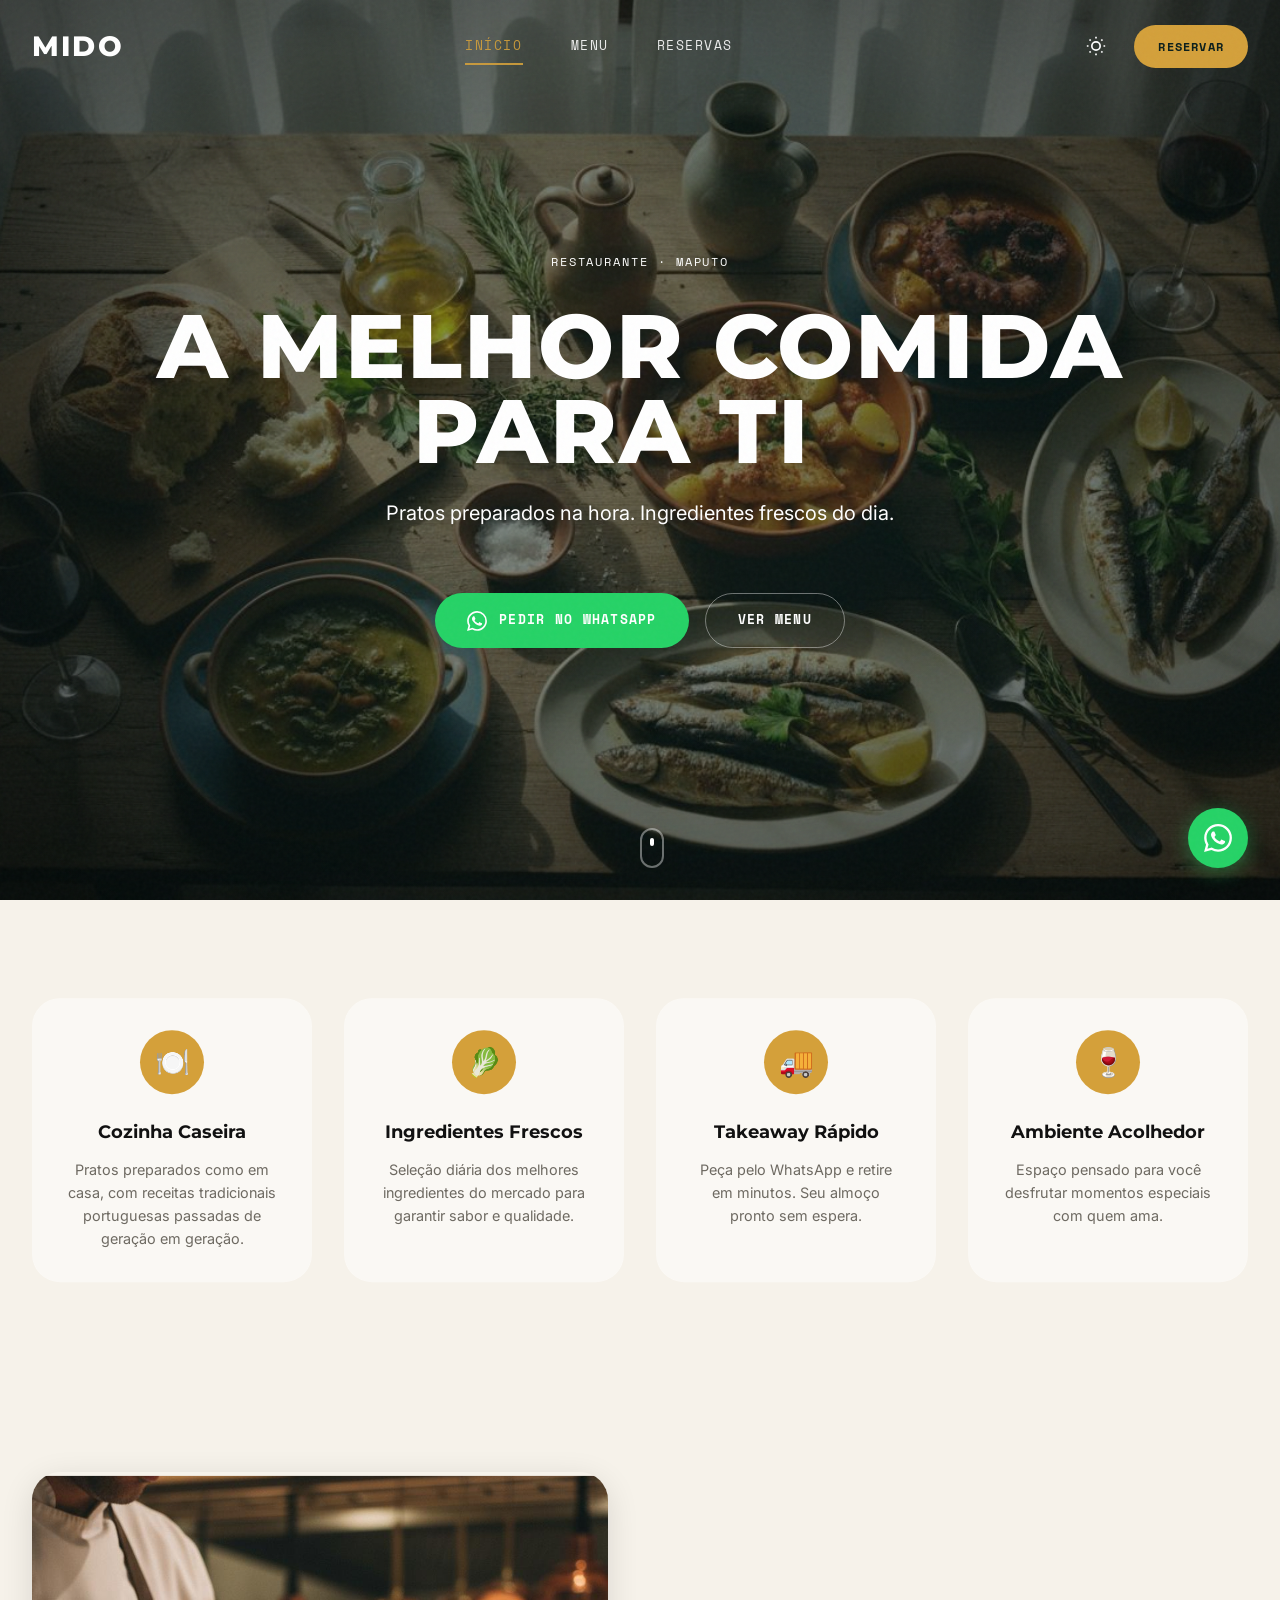
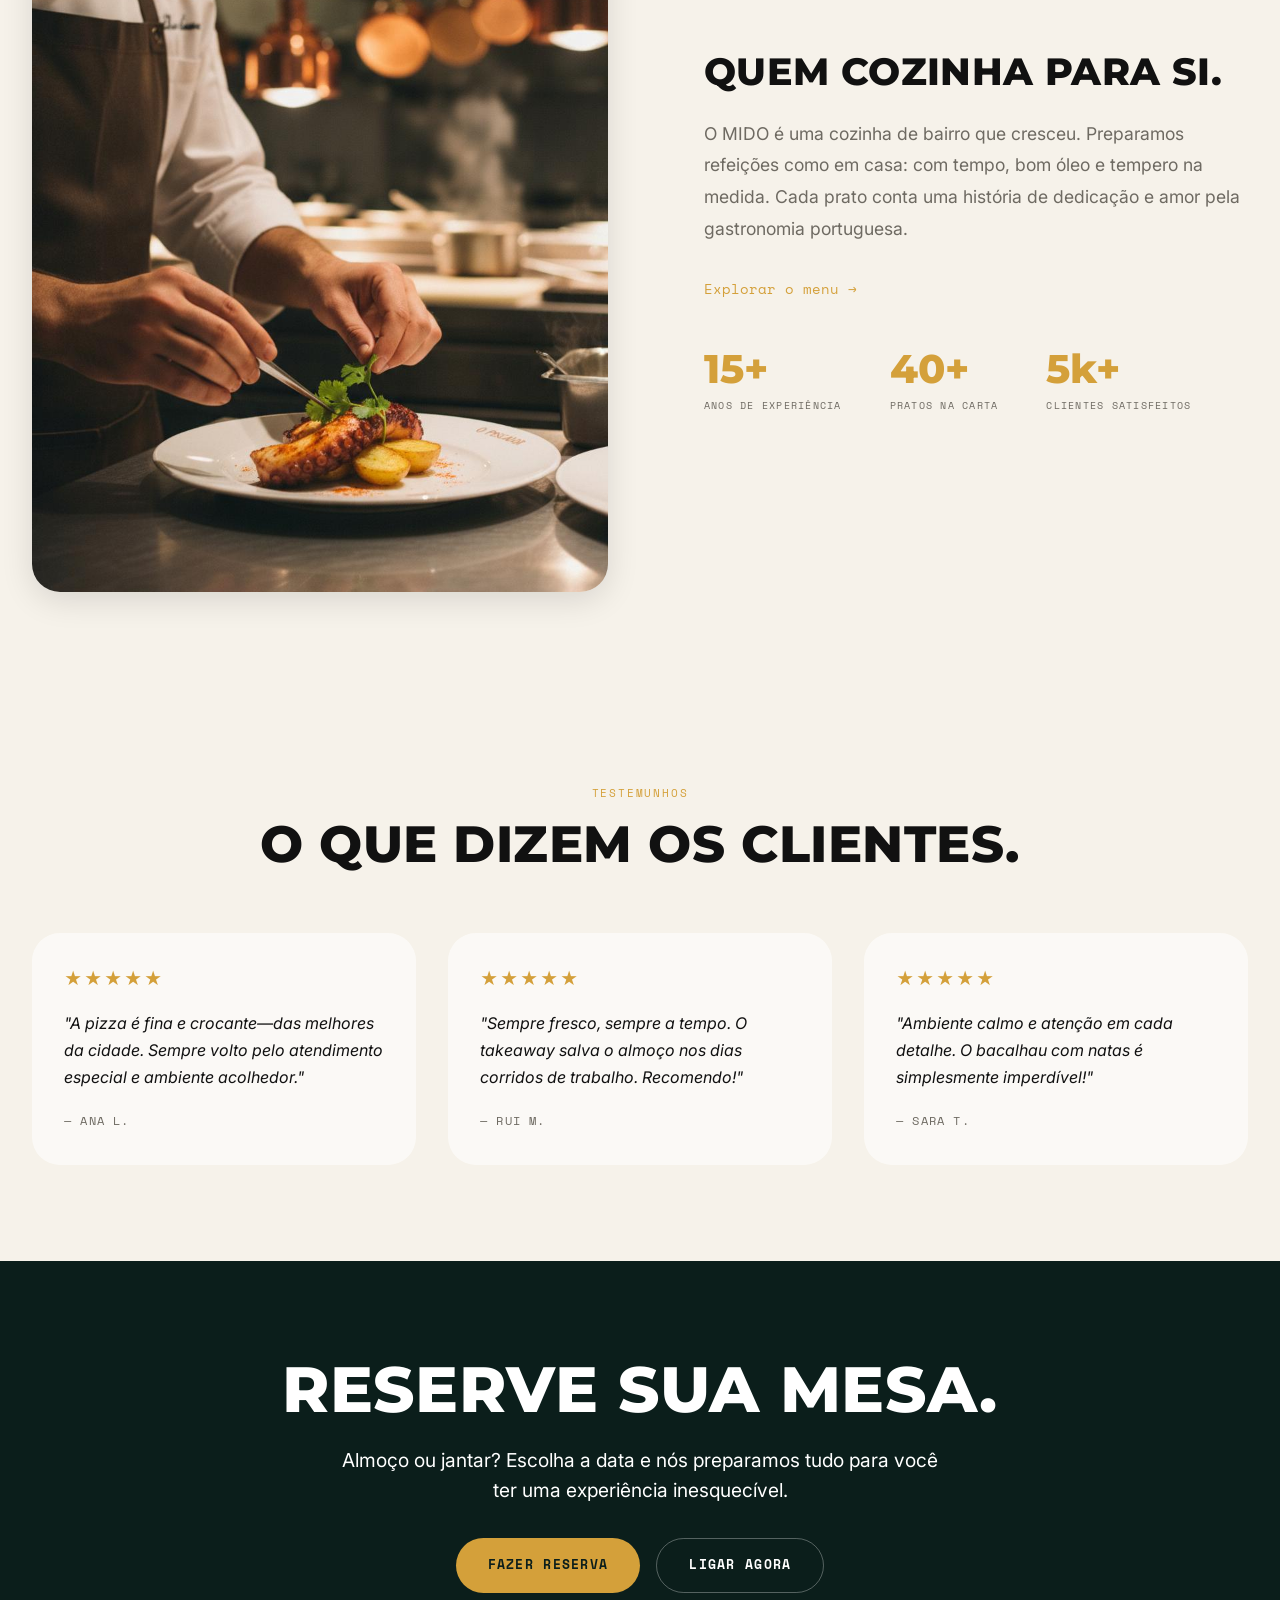
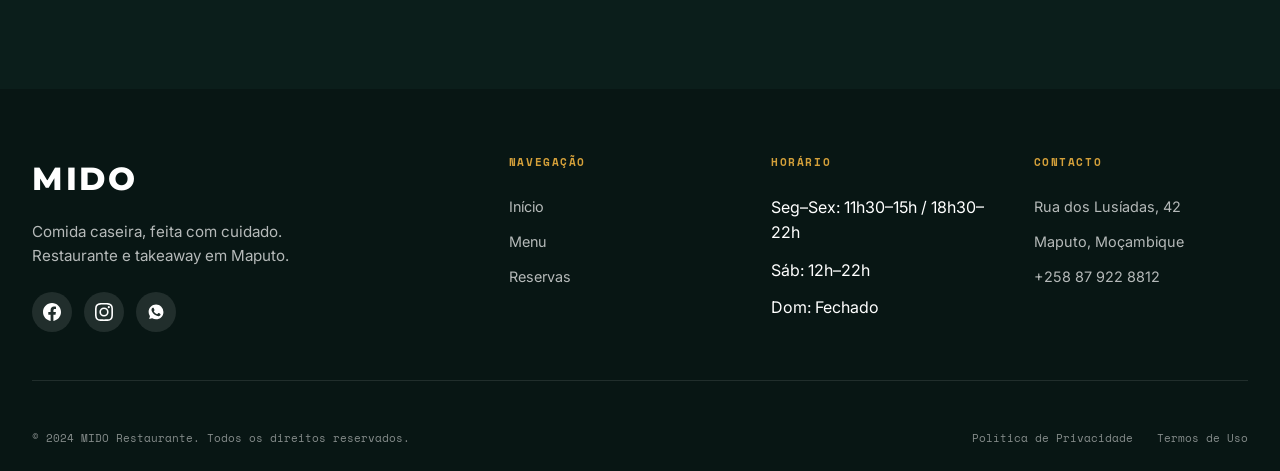
<file: index.html>
<!DOCTYPE html>
<html lang="pt">
<head>
    <meta charset="UTF-8">
    <meta name="viewport" content="width=device-width, initial-scale=1.0">
    <title>MIDO Restaurante & Take Away - Maputo</title>
    <meta name="description" content="MIDO Restaurante & Take Away em Maputo. Comida feita com cuidado. Reservas, takeaway e menu completo.">
    
    <!-- Google Fonts -->
    <link rel="preconnect" href="https://fonts.googleapis.com">
    <link rel="preconnect" href="https://fonts.gstatic.com" crossorigin>
    <link href="https://fonts.googleapis.com/css2?family=Inter:wght@400;500;600&family=Montserrat:wght@700;800&family=Space+Mono&display=swap" rel="stylesheet">
    
    <!-- CSS -->
    <link rel="stylesheet" href="css/style.css">
</head>
<body>
    <!-- Grain Overlay -->
    <div class="grain-overlay"></div>
    
    <!-- Navigation -->
    <nav class="nav" id="nav">
        <div class="nav-container">
            <a href="index.html" class="nav-logo">MIDO</a>
            <div class="nav-links">
                <a href="index.html" class="nav-link active">Início</a>
                <a href="menu.html" class="nav-link">Menu</a>
                <a href="reservas.html" class="nav-link">Reservas</a>
            </div>
            <div class="nav-actions">
                <button class="theme-toggle" id="themeToggle" aria-label="Alternar tema">
                    <svg viewBox="0 0 24 24" fill="none" stroke="currentColor" stroke-width="2">
                        <circle cx="12" cy="12" r="5"/>
                        <path d="M12 1v2M12 21v2M4.22 4.22l1.42 1.42M18.36 18.36l1.42 1.42M1 12h2M21 12h2M4.22 19.78l1.42-1.42M18.36 5.64l1.42-1.42"/>
                    </svg>
                </button>
                <a href="reservas.html" class="nav-cta">Reservar</a>
            </div>
            <button class="nav-toggle" id="navToggle" aria-label="Menu">
                <span></span>
                <span></span>
                <span></span>
            </button>
        </div>
    </nav>
    
    <!-- Mobile Menu -->
    <div class="mobile-menu" id="mobileMenu">
        <a href="index.html" class="mobile-link active">Início</a>
        <a href="menu.html" class="mobile-link">Menu</a>
        <a href="reservas.html" class="mobile-link">Reservas</a>
        <a href="tel:+258 87 922 8812" class="mobile-phone">+258 87 922 8812</a>
    </div>

    <!-- Hero Section -->
    <section class="hero" id="hero">
        <div class="hero-bg">
            <img src="images/hero-bg.jpg" alt="Mesa de comida portuguesa">
            <div class="hero-overlay"></div>
            <div class="hero-vignette"></div>
        </div>
        <div class="hero-content">
            <span class="hero-label">RESTAURANTE · MAPUTO</span>
            <h1 class="hero-title">
                <span class="word">A MELHOR</span>
                <span class="word">COMIDA</span>
                <span class="word">PARA TI</span>
                <span class="word"></span>
                <span class="word"></span>
            </h1>
            <p class="hero-subtitle">Pratos preparados na hora. Ingredientes frescos do dia.</p>
            <div class="hero-buttons">
                <a href="https://wa.me/+258879228812" class="hero-btn hero-btn-primary" target="_blank">
                    <svg width="20" height="20" viewBox="0 0 24 24" fill="currentColor">
                        <path d="M17.472 14.382c-.297-.149-1.758-.867-2.03-.967-.273-.099-.471-.148-.67.15-.197.297-.767.966-.94 1.164-.173.199-.347.223-.644.075-.297-.15-1.255-.463-2.39-1.475-.883-.788-1.48-1.761-1.653-2.059-.173-.297-.018-.458.13-.606.134-.133.298-.347.446-.52.149-.174.198-.298.298-.497.099-.198.05-.371-.025-.52-.075-.149-.669-1.612-.916-2.207-.242-.579-.487-.5-.669-.51-.173-.008-.371-.01-.57-.01-.198 0-.52.074-.792.372-.272.297-1.04 1.016-1.04 2.479 0 1.462 1.065 2.875 1.213 3.074.149.198 2.096 3.2 5.077 4.487.709.306 1.262.489 1.694.625.712.227 1.36.195 1.871.118.571-.085 1.758-.719 2.006-1.413.248-.694.248-1.289.173-1.413-.074-.124-.272-.198-.57-.347m-5.421 7.403h-.004a9.87 9.87 0 01-5.031-1.378l-.361-.214-3.741.982.998-3.648-.235-.374a9.86 9.86 0 01-1.51-5.26c.001-5.45 4.436-9.884 9.888-9.884 2.64 0 5.122 1.03 6.988 2.898a9.825 9.825 0 012.893 6.994c-.003 5.45-4.437 9.884-9.885 9.884m8.413-18.297A11.815 11.815 0 0012.05 0C5.495 0 .16 5.335.157 11.892c0 2.096.547 4.142 1.588 5.945L.057 24l6.305-1.654a11.882 11.882 0 005.683 1.448h.005c6.554 0 11.89-5.335 11.893-11.893a11.821 11.821 0 00-3.48-8.413z"/>
                    </svg>
                    Pedir no WhatsApp
                </a>
                <a href="menu.html" class="hero-btn hero-btn-secondary">Ver Menu</a>
            </div>
        </div>
        <div class="hero-scroll">
            <div class="scroll-indicator"></div>
        </div>
    </section>

    <!-- Features Section -->
    <section class="section features">
        <div class="container">
            <div class="features-grid">
                <div class="feature-card reveal stagger-1">
                    <div class="feature-icon">🍽️</div>
                    <h3 class="feature-title">Cozinha Caseira</h3>
                    <p class="feature-text">Pratos preparados como em casa, com receitas tradicionais portuguesas passadas de geração em geração.</p>
                </div>
                <div class="feature-card reveal stagger-2">
                    <div class="feature-icon">🥬</div>
                    <h3 class="feature-title">Ingredientes Frescos</h3>
                    <p class="feature-text">Seleção diária dos melhores ingredientes do mercado para garantir sabor e qualidade.</p>
                </div>
                <div class="feature-card reveal stagger-3">
                    <div class="feature-icon">🚚</div>
                    <h3 class="feature-title">Takeaway Rápido</h3>
                    <p class="feature-text">Peça pelo WhatsApp e retire em minutos. Seu almoço pronto sem espera.</p>
                </div>
                <div class="feature-card reveal stagger-4">
                    <div class="feature-icon">🍷</div>
                    <h3 class="feature-title">Ambiente Acolhedor</h3>
                    <p class="feature-text">Espaço pensado para você desfrutar momentos especiais com quem ama.</p>
                </div>
            </div>
        </div>
    </section>

    <!-- About Section -->
    <section class="section about" id="sobre">
        <div class="container">
            <div class="about-grid">
                <div class="about-image reveal-left">
                    <img src="images/about-kitchen.jpg" alt="Chef no trabalho">
                </div>
                <div class="about-content reveal-right">
                    <h2 class="about-title">QUEM COZINHA PARA SI.</h2>
                    <p class="about-text">O MIDO é uma cozinha de bairro que cresceu. Preparamos refeições como em casa: com tempo, bom óleo e tempero na medida. Cada prato conta uma história de dedicação e amor pela gastronomia portuguesa.</p>
                    <a href="menu.html" class="about-link">Explorar o menu →</a>
                    <div class="about-stats">
                        <div class="stat">
                            <span class="stat-number">15+</span>
                            <span class="stat-label">Anos de experiência</span>
                        </div>
                        <div class="stat">
                            <span class="stat-number">40+</span>
                            <span class="stat-label">Pratos na carta</span>
                        </div>
                        <div class="stat">
                            <span class="stat-number">5k+</span>
                            <span class="stat-label">Clientes satisfeitos</span>
                        </div>
                    </div>
                </div>
            </div>
        </div>
    </section>

    <!-- Testimonials Section -->
    <section class="section testimonials">
        <div class="container">
            <div class="section-header reveal">
                <span class="section-label">TESTEMUNHOS</span>
                <h2 class="section-title">O QUE DIZEM OS CLIENTES.</h2>
            </div>
            <div class="testimonials-grid">
                <div class="testimonial-card reveal stagger-1">
                    <div class="testimonial-stars">★★★★★</div>
                    <p class="testimonial-text">"A pizza é fina e crocante—das melhores da cidade. Sempre volto pelo atendimento especial e ambiente acolhedor."</p>
                    <span class="testimonial-author">— Ana L.</span>
                </div>
                <div class="testimonial-card reveal stagger-2">
                    <div class="testimonial-stars">★★★★★</div>
                    <p class="testimonial-text">"Sempre fresco, sempre a tempo. O takeaway salva o almoço nos dias corridos de trabalho. Recomendo!"</p>
                    <span class="testimonial-author">— Rui M.</span>
                </div>
                <div class="testimonial-card reveal stagger-3">
                    <div class="testimonial-stars">★★★★★</div>
                    <p class="testimonial-text">"Ambiente calmo e atenção em cada detalhe. O bacalhau com natas é simplesmente imperdível!"</p>
                    <span class="testimonial-author">— Sara T.</span>
                </div>
            </div>
        </div>
    </section>

    <!-- CTA Section -->
    <section class="cta-section">
        <div class="container">
            <h2 class="cta-title reveal">RESERVE SUA MESA.</h2>
            <p class="cta-text reveal">Almoço ou jantar? Escolha a data e nós preparamos tudo para você ter uma experiência inesquecível.</p>
            <div class="cta-buttons reveal">
                <a href="reservas.html" class="cta-btn cta-btn-primary">Fazer Reserva</a>
                <a href="tel:+258 87 922 8812" class="cta-btn cta-btn-secondary">Ligar Agora</a>
            </div>
        </div>
    </section>

    <!-- Footer -->
    <footer class="footer">
        <div class="container">
            <div class="footer-grid">
                <div class="footer-brand">
                    <span class="footer-logo">MIDO</span>
                    <p class="footer-tagline">Comida caseira, feita com cuidado. Restaurante e takeaway em Maputo.</p>
                    <div class="footer-social">
                        <a href="#" aria-label="Facebook">
                            <svg width="18" height="18" viewBox="0 0 24 24" fill="currentColor">
                                <path d="M24 12.073c0-6.627-5.373-12-12-12s-12 5.373-12 12c0 5.99 4.388 10.954 10.125 11.854v-8.385H7.078v-3.47h3.047V9.43c0-3.007 1.792-4.669 4.533-4.669 1.312 0 2.686.235 2.686.235v2.953H15.83c-1.491 0-1.956.925-1.956 1.874v2.25h3.328l-.532 3.47h-2.796v8.385C19.612 23.027 24 18.062 24 12.073z"/>
                            </svg>
                        </a>
                        <a href="#" aria-label="Instagram">
                            <svg width="18" height="18" viewBox="0 0 24 24" fill="currentColor">
                                <path d="M12 2.163c3.204 0 3.584.012 4.85.07 3.252.148 4.771 1.691 4.919 4.919.058 1.265.069 1.645.069 4.849 0 3.205-.012 3.584-.069 4.849-.149 3.225-1.664 4.771-4.919 4.919-1.266.058-1.644.07-4.85.07-3.204 0-3.584-.012-4.849-.07-3.26-.149-4.771-1.699-4.919-4.92-.058-1.265-.07-1.644-.07-4.849 0-3.204.013-3.583.07-4.849.149-3.227 1.664-4.771 4.919-4.919 1.266-.057 1.645-.069 4.849-.069zM12 0C8.741 0 8.333.014 7.053.072 2.695.272.273 2.69.073 7.052.014 8.333 0 8.741 0 12c0 3.259.014 3.668.072 4.948.2 4.358 2.618 6.78 6.98 6.98C8.333 23.986 8.741 24 12 24c3.259 0 3.668-.014 4.948-.072 4.354-.2 6.782-2.618 6.979-6.98.059-1.28.073-1.689.073-4.948 0-3.259-.014-3.667-.072-4.947-.196-4.354-2.617-6.78-6.979-6.98C15.668.014 15.259 0 12 0zm0 5.838a6.162 6.162 0 100 12.324 6.162 6.162 0 000-12.324zM12 16a4 4 0 110-8 4 4 0 010 8zm6.406-11.845a1.44 1.44 0 100 2.881 1.44 1.44 0 000-2.881z"/>
                            </svg>
                        </a>
                        <a href="https://wa.me/+258879228812" aria-label="WhatsApp">
                            <svg width="18" height="18" viewBox="0 0 24 24" fill="currentColor">
                                <path d="M17.472 14.382c-.297-.149-1.758-.867-2.03-.967-.273-.099-.471-.148-.67.15-.197.297-.767.966-.94 1.164-.173.199-.347.223-.644.075-.297-.15-1.255-.463-2.39-1.475-.883-.788-1.48-1.761-1.653-2.059-.173-.297-.018-.458.13-.606.134-.133.298-.347.446-.52.149-.174.198-.298.298-.497.099-.198.05-.371-.025-.52-.075-.149-.669-1.612-.916-2.207-.242-.579-.487-.5-.669-.51-.173-.008-.371-.01-.57-.01-.198 0-.52.074-.792.372-.272.297-1.04 1.016-1.04 2.479 0 1.462 1.065 2.875 1.213 3.074.149.198 2.096 3.2 5.077 4.487.709.306 1.262.489 1.694.625.712.227 1.36.195 1.871.118.571-.085 1.758-.719 2.006-1.413.248-.694.248-1.289.173-1.413-.074-.124-.272-.198-.57-.347m-5.421 7.403h-.004a9.87 9.87 0 01-5.031-1.378l-.361-.214-3.741.982.998-3.648-.235-.374a9.86 9.86 0 01-1.51-5.26c.001-5.45 4.436-9.884 9.888-9.884 2.64 0 5.122 1.03 6.988 2.898a9.825 9.825 0 012.893 6.994c-.003 5.45-4.437 9.884-9.885 9.884"/>
                            </svg>
                        </a>
                    </div>
                </div>
                <div class="footer-nav">
                    <h4 class="footer-title">Navegação</h4>
                    <div class="footer-links">
                        <a href="index.html">Início</a>
                        <a href="menu.html">Menu</a>
                        <a href="reservas.html">Reservas</a>
                    </div>
                </div>
                <div class="footer-hours">
                    <h4 class="footer-title">Horário</h4>
                    <div class="footer-links">
                        <span>Seg–Sex: 11h30–15h / 18h30–22h</span>
                        <span>Sáb: 12h–22h</span>
                        <span>Dom: Fechado</span>
                    </div>
                </div>
                <div class="footer-contact">
                    <h4 class="footer-title">Contacto</h4>
                    <p>Rua dos Lusíadas, 42</p>
                    <p>Maputo, Moçambique</p>
                    <p>+258 87 922 8812</p>
                </div>
            </div>
            <div class="footer-bottom">
                <p>© 2024 MIDO Restaurante. Todos os direitos reservados.</p>
                <div class="footer-legal">
                    <a href="#">Política de Privacidade</a>
                    <a href="#">Termos de Uso</a>
                </div>
            </div>
        </div>
    </footer>

    <!-- WhatsApp Float -->
    <a href="https://wa.me/+258879228812" class="whatsapp-float" target="_blank" rel="noopener" aria-label="WhatsApp">
        <svg viewBox="0 0 24 24" fill="currentColor">
            <path d="M17.472 14.382c-.297-.149-1.758-.867-2.03-.967-.273-.099-.471-.148-.67.15-.197.297-.767.966-.94 1.164-.173.199-.347.223-.644.075-.297-.15-1.255-.463-2.39-1.475-.883-.788-1.48-1.761-1.653-2.059-.173-.297-.018-.458.13-.606.134-.133.298-.347.446-.52.149-.174.198-.298.298-.497.099-.198.05-.371-.025-.52-.075-.149-.669-1.612-.916-2.207-.242-.579-.487-.5-.669-.51-.173-.008-.371-.01-.57-.01-.198 0-.52.074-.792.372-.272.297-1.04 1.016-1.04 2.479 0 1.462 1.065 2.875 1.213 3.074.149.198 2.096 3.2 5.077 4.487.709.306 1.262.489 1.694.625.712.227 1.36.195 1.871.118.571-.085 1.758-.719 2.006-1.413.248-.694.248-1.289.173-1.413-.074-.124-.272-.198-.57-.347m-5.421 7.403h-.004a9.87 9.87 0 01-5.031-1.378l-.361-.214-3.741.982.998-3.648-.235-.374a9.86 9.86 0 01-1.51-5.26c.001-5.45 4.436-9.884 9.888-9.884 2.64 0 5.122 1.03 6.988 2.898a9.825 9.825 0 012.893 6.994c-.003 5.45-4.437 9.884-9.885 9.884m8.413-18.297A11.815 11.815 0 0012.05 0C5.495 0 .16 5.335.157 11.892c0 2.096.547 4.142 1.588 5.945L.057 24l6.305-1.654a11.882 11.882 0 005.683 1.448h.005c6.554 0 11.89-5.335 11.893-11.893a11.821 11.821 0 00-3.48-8.413z"/>
        </svg>
    </a>

    <!-- JavaScript -->
    <script src="js/main.js"></script>
</body>
</html>
</file>
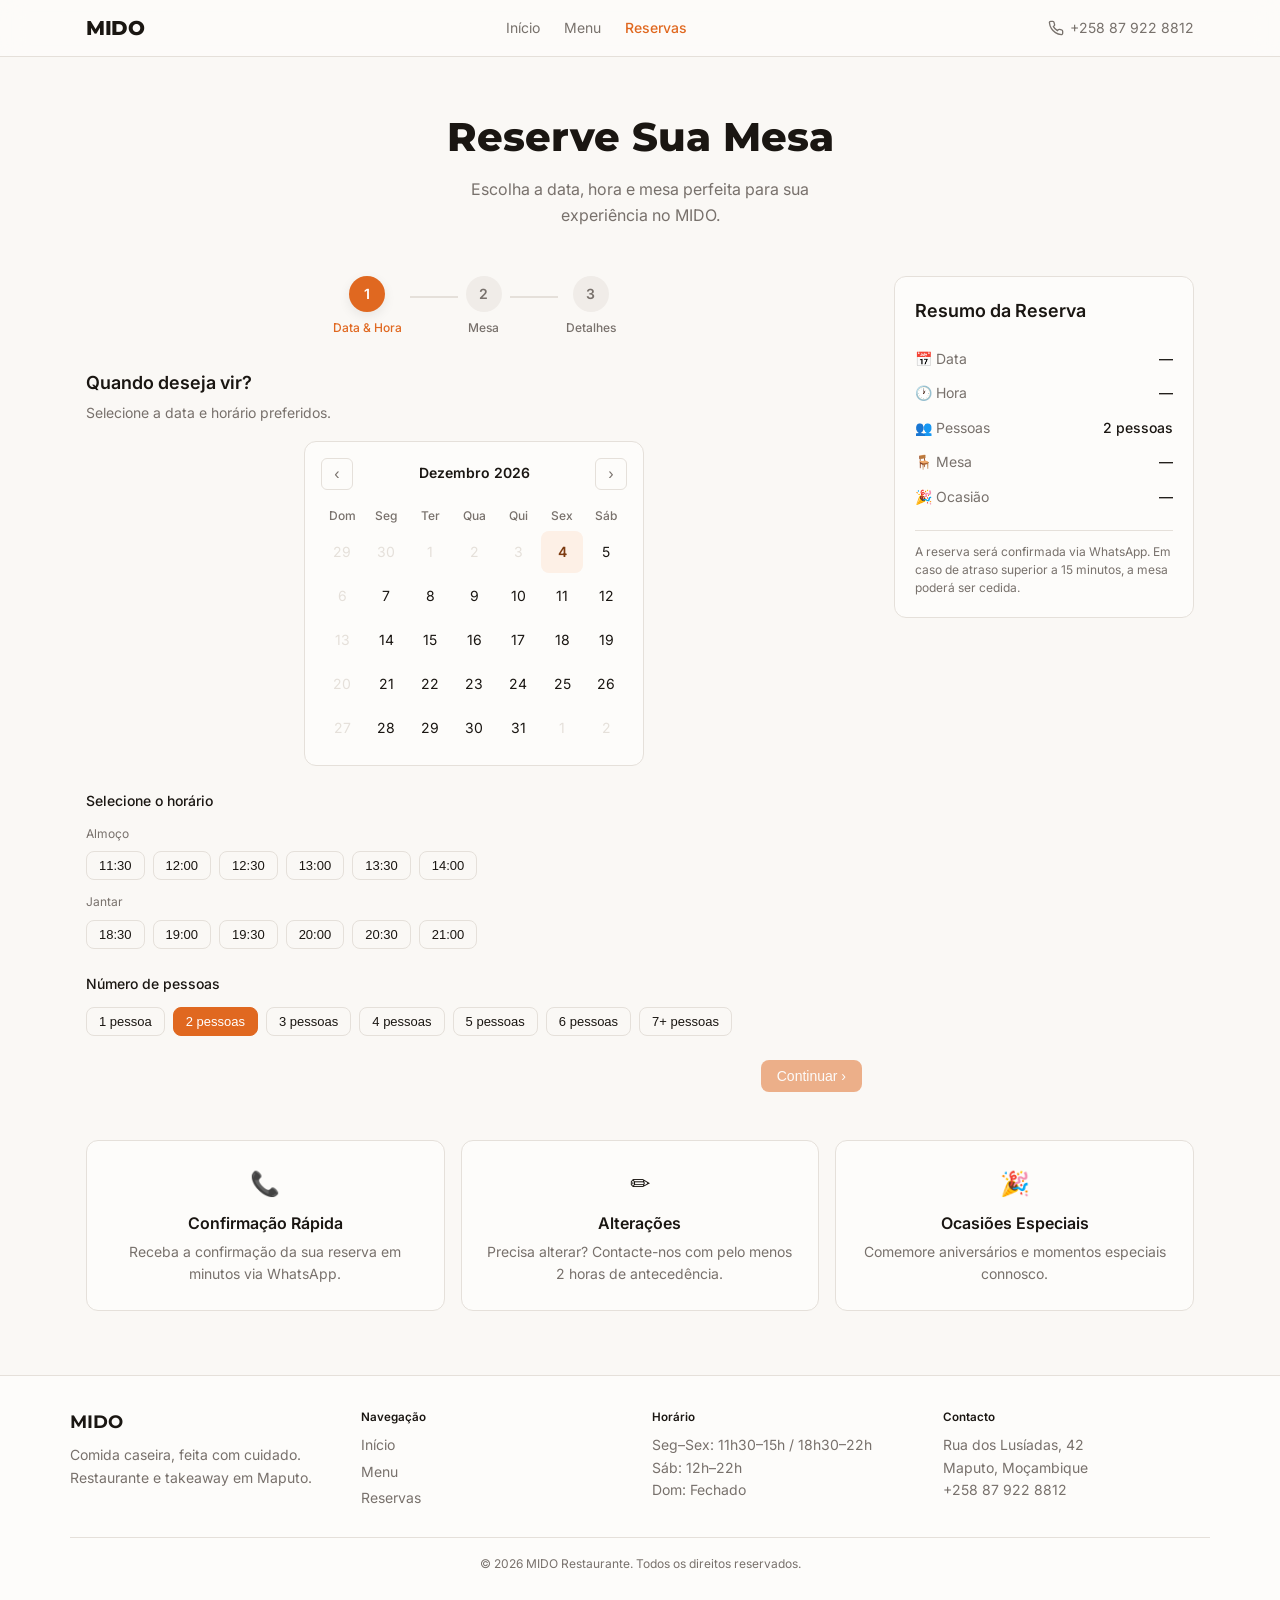
<file: reservas.html>
<!DOCTYPE html>
<html lang="pt">
<head>
    <meta charset="UTF-8">
    <meta name="viewport" content="width=device-width, initial-scale=1.0">
    <title>Reservas - MIDO Restaurante & Take Away</title>
    <meta name="description" content="Reserve sua mesa no MIDO Restaurante. Sistema de reservas online com seleção de data, hora, mesa e ocasião especial.">
    
    <link rel="preconnect" href="https://fonts.googleapis.com">
    <link rel="preconnect" href="https://fonts.gstatic.com" crossorigin>
    <link href="https://fonts.googleapis.com/css2?family=Inter:wght@400;500;600&family=Montserrat:wght@700;800&display=swap" rel="stylesheet">

    <script type="application/ld+json">
    {
      "@context": "https://schema.org",
      "@type": "Restaurant",
      "name": "MIDO Restaurante & Take Away",
      "address": { "@type": "PostalAddress", "streetAddress": "Rua dos Lusíadas, 42", "addressLocality": "Maputo", "addressCountry": "MZ" },
      "telephone": "++258 87 922 8812",
      "servesCuisine": "Comida caseira",
      "openingHoursSpecification": [
        { "@type": "OpeningHoursSpecification", "dayOfWeek": ["Monday","Tuesday","Wednesday","Thursday","Friday"], "opens": "11:30", "closes": "15:00" },
        { "@type": "OpeningHoursSpecification", "dayOfWeek": ["Monday","Tuesday","Wednesday","Thursday","Friday"], "opens": "18:30", "closes": "22:00" },
        { "@type": "OpeningHoursSpecification", "dayOfWeek": "Saturday", "opens": "12:00", "closes": "22:00" }
      ]
    }
    </script>

    <style>
        *, *::before, *::after { box-sizing: border-box; margin: 0; padding: 0; }

        :root {
            --bg: #faf8f5;
            --fg: #1a1612;
            --card: #fdfcfa;
            --card-fg: #1a1612;
            --primary: #e06820;
            --primary-fg: #fff;
            --primary-hover: #c85a1a;
            --muted: #f0ece8;
            --muted-fg: #78716c;
            --border: #e5e0da;
            --accent: #fdf0e6;
            --accent-fg: #7c3a10;
            --destructive: #ef4444;
            --destructive-light: rgba(239,68,68,0.1);
            --destructive-border: rgba(239,68,68,0.3);
            --shadow-sm: 0 1px 2px rgba(0,0,0,0.05);
            --shadow-md: 0 4px 12px rgba(0,0,0,0.08);
            --radius: 12px;
            --radius-sm: 8px;
        }

        body {
            font-family: 'Inter', system-ui, -apple-system, sans-serif;
            background: var(--bg);
            color: var(--fg);
            line-height: 1.6;
            -webkit-font-smoothing: antialiased;
        }

        /* ========== HEADER ========== */
        .header {
            position: sticky;
            top: 0;
            z-index: 50;
            background: rgba(253,252,250,0.85);
            backdrop-filter: blur(12px);
            border-bottom: 1px solid var(--border);
        }
        .header-inner {
            max-width: 1140px;
            margin: 0 auto;
            padding: 12px 16px;
            display: flex;
            align-items: center;
            justify-content: space-between;
        }
        .logo {
            font-family: 'Montserrat', sans-serif;
            font-weight: 800;
            font-size: 1.25rem;
            letter-spacing: -0.02em;
            color: var(--fg);
            text-decoration: none;
        }
        .nav-desktop { display: none; gap: 24px; font-size: 0.875rem; }
        .nav-desktop a { color: var(--muted-fg); text-decoration: none; transition: color 0.2s; }
        .nav-desktop a:hover { color: var(--fg); }
        .nav-desktop a.active { color: var(--primary); font-weight: 500; }
        .header-phone { display: flex; align-items: center; gap: 6px; color: var(--muted-fg); text-decoration: none; font-size: 0.875rem; }
        .header-phone:hover { color: var(--fg); }
        .header-phone span { display: none; }

        @media (min-width: 768px) {
            .nav-desktop { display: flex; }
            .header-phone span { display: inline; }
        }

        /* ========== HERO ========== */
        .hero {
            padding: 48px 16px;
            text-align: center;
        }
        .hero h1 {
            font-family: 'Montserrat', sans-serif;
            font-size: clamp(1.75rem, 5vw, 2.5rem);
            font-weight: 800;
            margin-bottom: 8px;
        }
        .hero p { color: var(--muted-fg); max-width: 420px; margin: 0 auto; }

        /* ========== LAYOUT ========== */
        .main { max-width: 1140px; margin: 0 auto; padding: 0 16px 64px; }
        .layout { display: grid; gap: 32px; }
        @media (min-width: 1024px) {
            .layout { grid-template-columns: 1fr 300px; }
        }

        /* ========== STEPS ========== */
        .steps {
            display: flex;
            align-items: center;
            justify-content: center;
            gap: 0;
            margin-bottom: 32px;
        }
        .step-item { display: flex; align-items: center; }
        .step-circle {
            width: 36px; height: 36px;
            border-radius: 50%;
            display: flex; align-items: center; justify-content: center;
            font-size: 0.875rem; font-weight: 600;
            transition: all 0.3s;
        }
        .step-circle.active { background: var(--primary); color: var(--primary-fg); box-shadow: var(--shadow-md); }
        .step-circle.completed { background: var(--primary); color: var(--primary-fg); opacity: 0.8; }
        .step-circle.pending { background: var(--muted); color: var(--muted-fg); }
        .step-label { font-size: 0.75rem; margin-top: 6px; font-weight: 500; text-align: center; }
        .step-label.active { color: var(--primary); }
        .step-label.pending { color: var(--muted-fg); }
        .step-line { width: 48px; height: 2px; margin: 0 8px 20px; }
        .step-line.completed { background: rgba(224,104,32,0.5); }
        .step-line.pending { background: var(--border); }
        .step-col { display: flex; flex-direction: column; align-items: center; }

        /* ========== FORM SECTIONS ========== */
        .section-title { font-size: 1.125rem; font-weight: 600; margin-bottom: 4px; }
        .section-desc { font-size: 0.875rem; color: var(--muted-fg); margin-bottom: 16px; }
        .form-step { display: none; animation: fadeIn 0.3s ease; }
        .form-step.active { display: block; }
        @keyframes fadeIn { from { opacity: 0; transform: translateY(8px); } to { opacity: 1; transform: translateY(0); } }

        /* ========== CALENDAR ========== */
        .calendar-wrap {
            background: var(--card);
            border: 1px solid var(--border);
            border-radius: var(--radius);
            padding: 16px;
            max-width: 340px;
            margin: 0 auto 24px;
            user-select: none;
        }
        .cal-header { display: flex; align-items: center; justify-content: space-between; margin-bottom: 12px; }
        .cal-header span { font-size: 0.875rem; font-weight: 600; }
        .cal-nav {
            background: none; border: 1px solid var(--border); border-radius: 6px;
            width: 32px; height: 32px; cursor: pointer; font-size: 1rem;
            display: flex; align-items: center; justify-content: center;
            color: var(--muted-fg); transition: all 0.2s;
        }
        .cal-nav:hover { border-color: var(--primary); color: var(--primary); }
        .cal-grid { display: grid; grid-template-columns: repeat(7, 1fr); gap: 2px; text-align: center; }
        .cal-dow { font-size: 0.75rem; color: var(--muted-fg); padding: 4px 0; font-weight: 500; }
        .cal-day {
            aspect-ratio: 1; display: flex; align-items: center; justify-content: center;
            font-size: 0.875rem; border-radius: 8px; cursor: pointer;
            transition: all 0.15s; border: 2px solid transparent;
        }
        .cal-day:hover:not(.disabled):not(.selected) { background: var(--muted); }
        .cal-day.today { background: var(--accent); color: var(--accent-fg); font-weight: 600; }
        .cal-day.selected { background: var(--primary); color: var(--primary-fg); font-weight: 600; }
        .cal-day.disabled { color: var(--border); cursor: not-allowed; }
        .cal-day.outside { color: var(--border); }

        /* ========== BUTTONS ========== */
        .btn {
            display: inline-flex; align-items: center; justify-content: center; gap: 6px;
            padding: 8px 16px; border-radius: var(--radius-sm); font-size: 0.875rem;
            font-weight: 500; cursor: pointer; transition: all 0.2s; border: none;
            text-decoration: none;
        }
        .btn-primary { background: var(--primary); color: var(--primary-fg); }
        .btn-primary:hover { background: var(--primary-hover); }
        .btn-primary:disabled { opacity: 0.5; cursor: not-allowed; }
        .btn-outline { background: transparent; border: 1px solid var(--border); color: var(--fg); }
        .btn-outline:hover { border-color: var(--primary); color: var(--primary); }
        .btn-outline.active { background: var(--primary); color: var(--primary-fg); border-color: var(--primary); }
        .btn-ghost { background: transparent; color: var(--muted-fg); border: none; }
        .btn-ghost:hover { color: var(--fg); }
        .btn-sm { padding: 6px 12px; font-size: 0.8125rem; }

        .btn-group { display: flex; flex-wrap: wrap; gap: 8px; }
        .actions { display: flex; justify-content: space-between; margin-top: 24px; }
        .actions-end { display: flex; justify-content: flex-end; margin-top: 24px; }

        /* ========== TIME SLOTS ========== */
        .time-section { margin-bottom: 24px; }
        .time-label { font-size: 0.875rem; font-weight: 500; margin-bottom: 12px; }
        .time-sub { font-size: 0.75rem; color: var(--muted-fg); margin-bottom: 8px; }

        /* ========== TABLE MAP ========== */
        .legend { display: flex; gap: 16px; justify-content: center; font-size: 0.75rem; color: var(--muted-fg); margin-bottom: 16px; }
        .legend-dot { width: 12px; height: 12px; border-radius: 3px; }
        .legend span { display: flex; align-items: center; gap: 6px; }

        .table-map {
            position: relative; background: rgba(240,236,232,0.3);
            border: 1px solid var(--border); border-radius: var(--radius);
            padding: 16px; min-height: 280px;
        }
        .table-map-label {
            position: absolute; left: 50%; transform: translateX(-50%);
            font-size: 10px; color: var(--muted-fg); text-transform: uppercase; letter-spacing: 0.1em;
        }
        .table-map-label.top { top: 8px; }
        .table-map-label.bottom { bottom: 8px; }

        .table-btn {
            position: absolute; border-radius: 8px;
            display: flex; flex-direction: column; align-items: center; justify-content: center;
            font-size: 0.75rem; font-weight: 500; border: 2px solid var(--border);
            background: var(--card); cursor: pointer; transition: all 0.2s;
        }
        .table-btn.small { width: 56px; height: 56px; }
        .table-btn.large { width: 64px; height: 64px; }
        .table-btn:hover:not(:disabled) { border-color: rgba(224,104,32,0.5); box-shadow: var(--shadow-md); }
        .table-btn.selected { background: rgba(224,104,32,0.1); border-color: var(--primary); color: var(--primary); box-shadow: var(--shadow-md); }
        .table-btn.occupied { background: var(--destructive-light); border-color: var(--destructive-border); color: var(--muted-fg); cursor: not-allowed; }
        .table-btn.unsuitable { background: rgba(240,236,232,0.5); border-color: rgba(229,224,218,0.5); color: rgba(120,113,108,0.5); cursor: not-allowed; }
        .table-btn .tid { font-weight: 700; }
        .table-btn .tseats { font-size: 10px; }

        /* ========== FORM FIELDS ========== */
        .form-grid { display: grid; gap: 16px; margin-bottom: 16px; }
        @media (min-width: 640px) { .form-grid-2 { grid-template-columns: 1fr 1fr; } }
        .field { display: flex; flex-direction: column; gap: 6px; }
        .field label { font-size: 0.875rem; font-weight: 500; }
        .field input, .field textarea {
            padding: 10px 12px; border: 1px solid var(--border); border-radius: var(--radius-sm);
            font-size: 0.875rem; font-family: inherit; background: var(--card);
            transition: border-color 0.2s; outline: none;
        }
        .field input:focus, .field textarea:focus { border-color: var(--primary); }
        .field input.invalid { border-color: var(--destructive); }
        .field .error-msg { font-size: 0.75rem; color: var(--destructive); display: none; }
        .field input.invalid ~ .error-msg { display: block; }

        /* ========== OCCASIONS ========== */
        .occasion-btn { gap: 6px; }
        .occasion-btn .emoji { font-size: 1rem; }

        /* ========== CHECKBOXES ========== */
        .checkbox-group { display: flex; flex-wrap: wrap; gap: 12px; }
        .checkbox-label {
            display: flex; align-items: center; gap: 8px; font-size: 0.875rem; cursor: pointer;
        }
        .checkbox-label input[type="checkbox"] {
            width: 18px; height: 18px; accent-color: var(--primary); cursor: pointer;
        }

        /* ========== SUMMARY CARD ========== */
        .summary-card {
            background: var(--card); border: 1px solid var(--border);
            border-radius: var(--radius); padding: 20px; position: sticky; top: 80px;
        }
        .summary-card h3 { font-size: 1.125rem; font-weight: 600; margin-bottom: 16px; }
        .summary-row { display: flex; justify-content: space-between; align-items: center; font-size: 0.875rem; padding: 6px 0; }
        .summary-row .label { color: var(--muted-fg); display: flex; align-items: center; gap: 8px; }
        .summary-row .value { font-weight: 500; }
        .summary-note {
            margin-top: 16px; padding-top: 12px; border-top: 1px solid var(--border);
            font-size: 0.75rem; color: var(--muted-fg); line-height: 1.5;
        }
        .sidebar { display: none; }
        @media (min-width: 1024px) { .sidebar { display: block; } }

        /* ========== INFO CARDS ========== */
        .info-cards { display: grid; gap: 16px; margin-top: 48px; }
        @media (min-width: 640px) { .info-cards { grid-template-columns: repeat(3, 1fr); } }
        .info-card {
            background: var(--card); border: 1px solid var(--border);
            border-radius: var(--radius); padding: 24px; text-align: center;
        }
        .info-card .emoji { font-size: 1.5rem; }
        .info-card h4 { font-weight: 600; margin-top: 8px; }
        .info-card p { font-size: 0.875rem; color: var(--muted-fg); margin-top: 4px; }

        /* ========== CONFIRMATION ========== */
        .confirmation {
            display: none; position: fixed; inset: 0; z-index: 100;
            background: var(--bg); align-items: center; justify-content: center;
            padding: 24px;
        }
        .confirmation.active { display: flex; }
        .confirmation-inner { text-align: center; max-width: 400px; animation: fadeIn 0.5s ease; }
        .check-circle {
            width: 80px; height: 80px; border-radius: 50%; background: rgba(224,104,32,0.1);
            display: flex; align-items: center; justify-content: center; margin: 0 auto 24px;
            font-size: 2rem; color: var(--primary);
        }
        .confirmation h2 { font-size: 1.5rem; font-weight: 700; margin-bottom: 8px; }
        .confirmation p { color: var(--muted-fg); margin-bottom: 24px; }
        .confirmation .btn { margin: 4px; }

        /* ========== FOOTER ========== */
        .footer { border-top: 1px solid var(--border); background: var(--card); padding: 32px 16px; }
        .footer-inner { max-width: 1140px; margin: 0 auto; display: grid; gap: 24px; font-size: 0.875rem; }
        @media (min-width: 640px) { .footer-inner { grid-template-columns: repeat(4, 1fr); } }
        .footer h4 { font-family: 'Montserrat', sans-serif; font-weight: 700; font-size: 1.125rem; margin-bottom: 8px; }
        .footer h5 { font-weight: 600; margin-bottom: 8px; }
        .footer p, .footer a { color: var(--muted-fg); }
        .footer a { text-decoration: none; display: block; margin-bottom: 4px; }
        .footer a:hover { color: var(--fg); }
        .footer-bottom { max-width: 1140px; margin: 24px auto 0; padding-top: 16px; border-top: 1px solid var(--border); text-align: center; font-size: 0.75rem; color: var(--muted-fg); }

        /* ========== SVG ICONS ========== */
        .icon { width: 16px; height: 16px; vertical-align: middle; }
    </style>
</head>
<body>

    <!-- HEADER -->
    <header class="header">
        <div class="header-inner">
            <a href="#" class="logo">MIDO</a>
            <nav class="nav-desktop">
                <a href="#">Início</a>
                <a href="#">Menu</a>
                <a href="#" class="active">Reservas</a>
            </nav>
            <a href="tel:++258 87 922 8812" class="header-phone">
                <svg class="icon" fill="none" stroke="currentColor" stroke-width="2" viewBox="0 0 24 24"><path d="M22 16.92v3a2 2 0 01-2.18 2 19.79 19.79 0 01-8.63-3.07 19.5 19.5 0 01-6-6 19.79 19.79 0 01-3.07-8.67A2 2 0 014.11 2h3a2 2 0 012 1.72c.127.96.361 1.903.7 2.81a2 2 0 01-.45 2.11L8.09 9.91a16 16 0 006 6l1.27-1.27a2 2 0 012.11-.45c.907.339 1.85.573 2.81.7A2 2 0 0122 16.92z"/></svg>
                <span>+258 87 922 8812</span>
            </a>
        </div>
    </header>

    <!-- HERO -->
    <section class="hero">
        <h1>Reserve Sua Mesa</h1>
        <p>Escolha a data, hora e mesa perfeita para sua experiência no MIDO.</p>
    </section>

    <!-- MAIN -->
    <main class="main">
        <div class="layout">
            <div>
                <!-- STEP INDICATOR -->
                <div class="steps" id="stepIndicator">
                    <div class="step-item">
                        <div class="step-col">
                            <div class="step-circle active" data-step="1">1</div>
                            <div class="step-label active">Data & Hora</div>
                        </div>
                    </div>
                    <div class="step-line pending"></div>
                    <div class="step-item">
                        <div class="step-col">
                            <div class="step-circle pending" data-step="2">2</div>
                            <div class="step-label pending">Mesa</div>
                        </div>
                    </div>
                    <div class="step-line pending"></div>
                    <div class="step-item">
                        <div class="step-col">
                            <div class="step-circle pending" data-step="3">3</div>
                            <div class="step-label pending">Detalhes</div>
                        </div>
                    </div>
                </div>

                <!-- STEP 1: DATE & TIME -->
                <div class="form-step active" id="step1">
                    <h2 class="section-title">Quando deseja vir?</h2>
                    <p class="section-desc">Selecione a data e horário preferidos.</p>

                    <div class="calendar-wrap">
                        <div class="cal-header">
                            <button class="cal-nav" id="calPrev" aria-label="Mês anterior">‹</button>
                            <span id="calTitle"></span>
                            <button class="cal-nav" id="calNext" aria-label="Próximo mês">›</button>
                        </div>
                        <div class="cal-grid" id="calGrid"></div>
                    </div>

                    <div class="time-section">
                        <div class="time-label">Selecione o horário</div>
                        <div class="time-sub">Almoço</div>
                        <div class="btn-group" id="timesLunch"></div>
                        <div class="time-sub" style="margin-top:12px">Jantar</div>
                        <div class="btn-group" id="timesDinner"></div>
                    </div>

                    <div class="time-section">
                        <div class="time-label">Número de pessoas</div>
                        <div class="btn-group" id="guestsGroup"></div>
                    </div>

                    <div class="actions-end">
                        <button class="btn btn-primary" id="toStep2" disabled>Continuar ›</button>
                    </div>
                </div>

                <!-- STEP 2: TABLE -->
                <div class="form-step" id="step2">
                    <h2 class="section-title">Escolha sua mesa</h2>
                    <p class="section-desc">Selecione a mesa ideal para o seu grupo.</p>

                    <div class="legend">
                        <span><span class="legend-dot" style="background:var(--muted);border:1px solid var(--border)"></span> Disponível</span>
                        <span><span class="legend-dot" style="background:var(--primary)"></span> Selecionada</span>
                        <span><span class="legend-dot" style="background:rgba(239,68,68,0.3)"></span> Ocupada</span>
                    </div>

                    <div class="table-map" id="tableMap">
                        <div class="table-map-label top">Cozinha</div>
                        <div class="table-map-label bottom">Entrada</div>
                    </div>

                    <div class="actions">
                        <button class="btn btn-ghost" id="backStep1">‹ Voltar</button>
                        <button class="btn btn-primary" id="toStep3" disabled>Continuar ›</button>
                    </div>
                </div>

                <!-- STEP 3: DETAILS -->
                <div class="form-step" id="step3">
                    <h2 class="section-title">Complete sua reserva</h2>
                    <p class="section-desc">Informe seus dados e preferências.</p>

                    <div class="time-section">
                        <div class="time-label">Ocasião (opcional)</div>
                        <div class="btn-group" id="occasionGroup"></div>
                    </div>

                    <div class="form-grid form-grid-2">
                        <div class="field">
                            <label for="nameInput">Nome completo *</label>
                            <input type="text" id="nameInput" placeholder="Seu nome" maxlength="100" required>
                            <span class="error-msg">Mínimo 2 caracteres</span>
                        </div>
                        <div class="field">
                            <label for="phoneInput">Telefone *</label>
                            <input type="tel" id="phoneInput" placeholder="+258 87 922 8812" maxlength="20" required>
                            <span class="error-msg">Mínimo 8 dígitos</span>
                        </div>
                    </div>

                    <div class="form-grid">
                        <div class="field">
                            <label for="emailInput">Email (opcional)</label>
                            <input type="email" id="emailInput" placeholder="seu@email.com" maxlength="255">
                        </div>
                    </div>

                    <div class="time-section">
                        <div class="time-label">Preferências alimentares</div>
                        <div class="checkbox-group" id="dietGroup"></div>
                    </div>

                    <div class="form-grid">
                        <div class="field">
                            <label for="notesInput">Observações (opcional)</label>
                            <textarea id="notesInput" placeholder="Algum pedido especial..." maxlength="500" rows="3"></textarea>
                        </div>
                    </div>

                    <div class="actions">
                        <button class="btn btn-ghost" id="backStep2">‹ Voltar</button>
                        <button class="btn btn-primary" id="submitBtn" disabled>Confirmar Reserva</button>
                    </div>
                </div>
            </div>

            <!-- SIDEBAR -->
            <aside class="sidebar">
                <div class="summary-card">
                    <h3>Resumo da Reserva</h3>
                    <div class="summary-row"><span class="label">📅 Data</span><span class="value" id="sumDate">—</span></div>
                    <div class="summary-row"><span class="label">🕐 Hora</span><span class="value" id="sumTime">—</span></div>
                    <div class="summary-row"><span class="label">👥 Pessoas</span><span class="value" id="sumGuests">—</span></div>
                    <div class="summary-row"><span class="label">🪑 Mesa</span><span class="value" id="sumTable">—</span></div>
                    <div class="summary-row"><span class="label">🎉 Ocasião</span><span class="value" id="sumOccasion">—</span></div>
                    <div class="summary-note">A reserva será confirmada via WhatsApp. Em caso de atraso superior a 15 minutos, a mesa poderá ser cedida.</div>
                </div>
            </aside>
        </div>

        <!-- INFO CARDS -->
        <div class="info-cards">
            <div class="info-card"><span class="emoji">📞</span><h4>Confirmação Rápida</h4><p>Receba a confirmação da sua reserva em minutos via WhatsApp.</p></div>
            <div class="info-card"><span class="emoji">✏️</span><h4>Alterações</h4><p>Precisa alterar? Contacte-nos com pelo menos 2 horas de antecedência.</p></div>
            <div class="info-card"><span class="emoji">🎉</span><h4>Ocasiões Especiais</h4><p>Comemore aniversários e momentos especiais connosco.</p></div>
        </div>
    </main>

    <!-- CONFIRMATION OVERLAY -->
    <div class="confirmation" id="confirmation">
        <div class="confirmation-inner">
            <div class="check-circle">✓</div>
            <h2>Reserva Confirmada!</h2>
            <p>Sua reserva foi registada com sucesso. Enviamos os detalhes para confirmação via WhatsApp.</p>
            <a href="#" class="btn btn-primary" id="whatsappConfirm">
                💬 Confirmar no WhatsApp
            </a>
            <br>
            <button class="btn btn-ghost" id="newReservation">Nova reserva</button>
        </div>
    </div>

    <!-- FOOTER -->
    <footer class="footer">
        <div class="footer-inner">
            <div>
                <h4>MIDO</h4>
                <p>Comida caseira, feita com cuidado. Restaurante e takeaway em Maputo.</p>
            </div>
            <div>
                <h5>Navegação</h5>
                <a href="#">Início</a>
                <a href="#">Menu</a>
                <a href="#">Reservas</a>
            </div>
            <div>
                <h5>Horário</h5>
                <p>Seg–Sex: 11h30–15h / 18h30–22h</p>
                <p>Sáb: 12h–22h</p>
                <p>Dom: Fechado</p>
            </div>
            <div>
                <h5>Contacto</h5>
                <p>Rua dos Lusíadas, 42</p>
                <p>Maputo, Moçambique</p>
                <p>+258 87 922 8812</p>
            </div>
        </div>
        <div class="footer-bottom">© <span id="yearFooter"></span> MIDO Restaurante. Todos os direitos reservados.</div>
    </footer>

    <script>
    (function() {
        'use strict';

        // ===== CONFIG =====
        const WHATSAPP_NUMBER = '258879228812';
        const MONTHS_PT = ['Janeiro','Fevereiro','Março','Abril','Maio','Junho','Julho','Agosto','Setembro','Outubro','Novembro','Dezembro'];
        const DAYS_PT = ['Dom','Seg','Ter','Qua','Qui','Sex','Sáb'];
        const TIMES_LUNCH = ['11:30','12:00','12:30','13:00','13:30','14:00'];
        const TIMES_DINNER = ['18:30','19:00','19:30','20:00','20:30','21:00'];
        const OCCASIONS = [{emoji:'🎂',label:'Aniversário'},{emoji:'💕',label:'Encontro'},{emoji:'💼',label:'Negócios'},{emoji:'👨‍👩‍👧‍👦',label:'Família'},{emoji:'🎉',label:'Outro'}];
        const DIETS = ['Vegetariano','Vegano','Sem glúten','Sem lactose'];
        const TABLES = [
            {id:1,seats:2,x:10,y:15,occupied:false},{id:2,seats:2,x:35,y:15,occupied:true},
            {id:3,seats:4,x:65,y:15,occupied:false},{id:4,seats:4,x:10,y:45,occupied:false},
            {id:5,seats:6,x:40,y:45,occupied:false},{id:6,seats:2,x:75,y:45,occupied:true},
            {id:7,seats:4,x:10,y:75,occupied:false},{id:8,seats:6,x:45,y:75,occupied:false},
            {id:9,seats:2,x:80,y:75,occupied:false}
        ];

        // ===== STATE =====
        let state = {
            step: 1,
            date: null,
            time: '',
            guests: 2,
            table: null,
            occasion: '',
            name: '',
            phone: '',
            email: '',
            diets: [],
            notes: ''
        };

        let calYear, calMonth;

        // ===== DOM REFS =====
        const $ = id => document.getElementById(id);

        // ===== INIT =====
        function init() {
            const now = new Date();
            calYear = now.getFullYear();
            calMonth = now.getMonth();

            $('yearFooter').textContent = now.getFullYear();

            renderCalendar();
            renderTimes();
            renderGuests();
            renderTables();
            renderOccasions();
            renderDiets();
            bindEvents();
            updateSummary();
        }

        // ===== CALENDAR =====
        function renderCalendar() {
            $('calTitle').textContent = MONTHS_PT[calMonth] + ' ' + calYear;
            const grid = $('calGrid');
            grid.innerHTML = '';

            DAYS_PT.forEach(d => {
                const el = document.createElement('div');
                el.className = 'cal-dow';
                el.textContent = d;
                grid.appendChild(el);
            });

            const firstDay = new Date(calYear, calMonth, 1).getDay();
            const daysInMonth = new Date(calYear, calMonth + 1, 0).getDate();
            const prevDays = new Date(calYear, calMonth, 0).getDate();
            const today = new Date();
            today.setHours(0,0,0,0);

            for (let i = 0; i < firstDay; i++) {
                const el = document.createElement('div');
                el.className = 'cal-day outside disabled';
                el.textContent = prevDays - firstDay + 1 + i;
                grid.appendChild(el);
            }

            for (let d = 1; d <= daysInMonth; d++) {
                const el = document.createElement('div');
                const dateObj = new Date(calYear, calMonth, d);
                const isPast = dateObj < today;
                const isSunday = dateObj.getDay() === 0;
                const isToday = dateObj.getTime() === today.getTime();
                const isSelected = state.date && dateObj.getTime() === state.date.getTime();

                el.className = 'cal-day';
                if (isPast || isSunday) el.classList.add('disabled');
                if (isToday && !isSelected) el.classList.add('today');
                if (isSelected) el.classList.add('selected');
                el.textContent = d;

                if (!isPast && !isSunday) {
                    el.addEventListener('click', () => {
                        state.date = new Date(calYear, calMonth, d);
                        renderCalendar();
                        updateStep1();
                        updateSummary();
                    });
                }
                grid.appendChild(el);
            }

            const totalCells = firstDay + daysInMonth;
            const remaining = totalCells % 7 === 0 ? 0 : 7 - (totalCells % 7);
            for (let i = 1; i <= remaining; i++) {
                const el = document.createElement('div');
                el.className = 'cal-day outside disabled';
                el.textContent = i;
                grid.appendChild(el);
            }
        }

        // ===== TIMES =====
        function renderTimes() {
            renderTimeGroup('timesLunch', TIMES_LUNCH);
            renderTimeGroup('timesDinner', TIMES_DINNER);
        }
        function renderTimeGroup(containerId, times) {
            const c = $(containerId);
            c.innerHTML = '';
            times.forEach(t => {
                const btn = document.createElement('button');
                btn.className = 'btn btn-outline btn-sm' + (state.time === t ? ' active' : '');
                btn.textContent = t;
                btn.addEventListener('click', () => { state.time = t; renderTimes(); updateStep1(); updateSummary(); });
                c.appendChild(btn);
            });
        }

        // ===== GUESTS =====
        function renderGuests() {
            const c = $('guestsGroup');
            c.innerHTML = '';
            for (let n = 1; n <= 7; n++) {
                const btn = document.createElement('button');
                btn.className = 'btn btn-outline btn-sm' + (state.guests === n ? ' active' : '');
                btn.textContent = n + (n === 7 ? '+' : '') + ' ' + (n === 1 ? 'pessoa' : 'pessoas');
                btn.addEventListener('click', () => { state.guests = n; renderGuests(); renderTables(); updateSummary(); });
                c.appendChild(btn);
            }
        }

        // ===== TABLES =====
        function renderTables() {
            const map = $('tableMap');
            map.querySelectorAll('.table-btn').forEach(el => el.remove());

            TABLES.forEach(t => {
                const btn = document.createElement('button');
                const isSmall = t.seats <= 2;
                const isSuitable = t.seats >= state.guests;
                const isSelected = state.table === t.id;

                btn.className = 'table-btn ' + (isSmall ? 'small' : 'large');
                if (t.occupied) btn.classList.add('occupied');
                else if (!isSuitable) btn.classList.add('unsuitable');
                if (isSelected) btn.classList.add('selected');
                if (t.occupied || !isSuitable) btn.disabled = true;

                btn.style.left = t.x + '%';
                btn.style.top = t.y + '%';
                btn.title = 'Mesa ' + t.id + ' — ' + t.seats + ' lugares';
                btn.innerHTML = '<span class="tid">' + t.id + '</span><span class="tseats">' + t.seats + 'p</span>';

                if (!t.occupied && isSuitable) {
                    btn.addEventListener('click', () => {
                        state.table = t.id;
                        renderTables();
                        updateStep2();
                        updateSummary();
                    });
                }
                map.appendChild(btn);
            });
        }

        // ===== OCCASIONS =====
        function renderOccasions() {
            const c = $('occasionGroup');
            c.innerHTML = '';
            OCCASIONS.forEach(o => {
                const btn = document.createElement('button');
                btn.className = 'btn btn-outline btn-sm occasion-btn' + (state.occasion === o.label ? ' active' : '');
                btn.innerHTML = '<span class="emoji">' + o.emoji + '</span> ' + o.label;
                btn.addEventListener('click', () => {
                    state.occasion = state.occasion === o.label ? '' : o.label;
                    renderOccasions();
                    updateSummary();
                });
                c.appendChild(btn);
            });
        }

        // ===== DIETS =====
        function renderDiets() {
            const c = $('dietGroup');
            c.innerHTML = '';
            DIETS.forEach(d => {
                const label = document.createElement('label');
                label.className = 'checkbox-label';
                const cb = document.createElement('input');
                cb.type = 'checkbox';
                cb.checked = state.diets.includes(d);
                cb.addEventListener('change', () => {
                    if (cb.checked) state.diets.push(d);
                    else state.diets = state.diets.filter(x => x !== d);
                });
                label.appendChild(cb);
                label.appendChild(document.createTextNode(d));
                c.appendChild(label);
            });
        }

        // ===== STEP MANAGEMENT =====
        function goToStep(n) {
            state.step = n;
            document.querySelectorAll('.form-step').forEach(el => el.classList.remove('active'));
            $('step' + n).classList.add('active');
            updateStepIndicator();
            window.scrollTo({ top: 0, behavior: 'smooth' });
        }

        function updateStepIndicator() {
            const circles = document.querySelectorAll('.step-circle');
            const labels = document.querySelectorAll('.step-label');
            const lines = document.querySelectorAll('.step-line');

            circles.forEach((c, i) => {
                const sn = i + 1;
                c.className = 'step-circle';
                if (sn === state.step) { c.classList.add('active'); c.textContent = sn; }
                else if (sn < state.step) { c.classList.add('completed'); c.textContent = '✓'; }
                else { c.classList.add('pending'); c.textContent = sn; }
            });

            labels.forEach((l, i) => {
                l.className = 'step-label';
                l.classList.add(i + 1 === state.step ? 'active' : 'pending');
            });

            lines.forEach((l, i) => {
                l.className = 'step-line';
                l.classList.add(i + 1 < state.step ? 'completed' : 'pending');
            });
        }

        function updateStep1() { $('toStep2').disabled = !(state.date && state.time); }
        function updateStep2() { $('toStep3').disabled = state.table === null; }
        function updateStep3() {
            const nameOk = state.name.trim().length >= 2;
            const phoneOk = state.phone.trim().length >= 8;
            $('submitBtn').disabled = !(nameOk && phoneOk);

            const nameInput = $('nameInput');
            const phoneInput = $('phoneInput');
            if (nameInput.value.length > 0) nameInput.classList.toggle('invalid', !nameOk);
            if (phoneInput.value.length > 0) phoneInput.classList.toggle('invalid', !phoneOk);
        }

        // ===== SUMMARY =====
        function updateSummary() {
            $('sumDate').textContent = state.date ? state.date.getDate().toString().padStart(2,'0') + ' ' + MONTHS_PT[state.date.getMonth()].substring(0,3) + ' ' + state.date.getFullYear() : '—';
            $('sumTime').textContent = state.time || '—';
            $('sumGuests').textContent = state.guests ? state.guests + (state.guests === 1 ? ' pessoa' : ' pessoas') : '—';
            $('sumTable').textContent = state.table ? 'Mesa ' + state.table : '—';
            $('sumOccasion').textContent = state.occasion || '—';
        }

        // ===== SUBMIT =====
        function handleSubmit() {
            if (!state.date) return;

            const dd = state.date.getDate().toString().padStart(2,'0');
            const mm = (state.date.getMonth()+1).toString().padStart(2,'0');
            const yyyy = state.date.getFullYear();

            let msg = 'Olá! Gostaria de confirmar minha reserva:\n';
            msg += 'Nome: ' + state.name.trim() + '\n';
            msg += 'Data: ' + dd + '/' + mm + '/' + yyyy + '\n';
            msg += 'Hora: ' + state.time + '\n';
            msg += 'Pessoas: ' + state.guests + '\n';
            msg += 'Mesa: ' + state.table;
            if (state.occasion) msg += '\nOcasião: ' + state.occasion;
            if (state.diets.length) msg += '\nPreferências: ' + state.diets.join(', ');
            if (state.notes.trim()) msg += '\nObs: ' + state.notes.trim();

            const url = 'https://wa.me/' + WHATSAPP_NUMBER + '?text=' + encodeURIComponent(msg);

            $('whatsappConfirm').href = url;
            $('whatsappConfirm').target = '_blank';
            $('confirmation').classList.add('active');

            setTimeout(() => window.open(url, '_blank'), 1500);
        }

        // ===== BIND EVENTS =====
        function bindEvents() {
            $('calPrev').addEventListener('click', () => { calMonth--; if (calMonth < 0) { calMonth = 11; calYear--; } renderCalendar(); });
            $('calNext').addEventListener('click', () => { calMonth++; if (calMonth > 11) { calMonth = 0; calYear++; } renderCalendar(); });

            $('toStep2').addEventListener('click', () => goToStep(2));
            $('toStep3').addEventListener('click', () => goToStep(3));
            $('backStep1').addEventListener('click', () => goToStep(1));
            $('backStep2').addEventListener('click', () => goToStep(2));

            $('nameInput').addEventListener('input', e => { state.name = e.target.value; updateStep3(); });
            $('phoneInput').addEventListener('input', e => { state.phone = e.target.value; updateStep3(); });
            $('emailInput').addEventListener('input', e => { state.email = e.target.value; });
            $('notesInput').addEventListener('input', e => { state.notes = e.target.value; });

            $('submitBtn').addEventListener('click', handleSubmit);

            $('newReservation').addEventListener('click', () => {
                state = { step:1, date:null, time:'', guests:2, table:null, occasion:'', name:'', phone:'', email:'', diets:[], notes:'' };
                $('nameInput').value = '';
                $('phoneInput').value = '';
                $('emailInput').value = '';
                $('notesInput').value = '';
                $('nameInput').classList.remove('invalid');
                $('phoneInput').classList.remove('invalid');
                $('confirmation').classList.remove('active');
                renderCalendar(); renderTimes(); renderGuests(); renderTables(); renderOccasions(); renderDiets();
                goToStep(1); updateSummary();
            });
        }

        // ===== START =====
        document.addEventListener('DOMContentLoaded', init);
    })();
    </script>
</body>
</html>
</file>
<file: css/style.css>
/* ============================================
   MIDO Restaurante v2 - Multi-Page Stylesheet
   Design System: Editorial, warm, cinematic
   ============================================ */

/* CSS Variables */
:root {
    /* Colors */
    --bg-primary: #F6F2EA;
    --bg-secondary: #0B1E1B;
    --bg-dark: #081614;
    --accent: #D4A03A;
    --accent-light: #E5B54A;
    --text-primary: #111111;
    --text-secondary: #6E6A62;
    --text-light: #FFFFFF;
    --text-muted: rgba(255,255,255,0.7);
    --whatsapp: #25D366;
    --danger: #E74C3C;
    --success: #27AE60;
    --warning: #F39C12;
    
    /* Category Colors */
    --cat-pizza: #E74C3C;
    --cat-carne: #8B4513;
    --cat-peixe: #3498DB;
    --cat-salada: #27AE60;
    --cat-sobremesa: #9B59B6;
    --cat-entrada: #F39C12;
    
    /* Spacing */
    --space-xs: 8px;
    --space-sm: 12px;
    --space-md: 16px;
    --space-lg: 24px;
    --space-xl: 32px;
    --space-2xl: 48px;
    --space-3xl: 64px;
    --space-4xl: 96px;
    
    /* Typography */
    --font-heading: 'Montserrat', sans-serif;
    --font-body: 'Inter', sans-serif;
    --font-mono: 'Space Mono', monospace;
    
    /* Border Radius */
    --radius-sm: 8px;
    --radius-md: 12px;
    --radius-lg: 20px;
    --radius-xl: 28px;
    --radius-full: 999px;
    
    /* Shadows */
    --shadow-sm: 0 2px 8px rgba(0,0,0,0.06);
    --shadow-md: 0 4px 16px rgba(0,0,0,0.1);
    --shadow-lg: 0 8px 32px rgba(0,0,0,0.12);
    --shadow-xl: 0 16px 48px rgba(0,0,0,0.15);
    --shadow-glow: 0 0 24px rgba(212, 160, 58, 0.3);
    
    /* Transitions */
    --transition-fast: 0.15s ease;
    --transition-base: 0.3s ease;
    --transition-slow: 0.5s ease;
    --transition-bounce: 0.4s cubic-bezier(0.68, -0.55, 0.265, 1.55);
}

/* Dark Mode Variables */
[data-theme="dark"] {
    --bg-primary: #0F1A17;
    --bg-secondary: #1A2E2A;
    --text-primary: #F5F1E6;
    --text-secondary: #A8A39A;
}

/* Reset & Base */
*, *::before, *::after {
    margin: 0;
    padding: 0;
    box-sizing: border-box;
}

html {
    scroll-behavior: smooth;
    font-size: 16px;
}

body {
    font-family: var(--font-body);
    font-weight: 400;
    line-height: 1.6;
    color: var(--text-primary);
    background-color: var(--bg-primary);
    overflow-x: hidden;
    transition: background-color var(--transition-base), color var(--transition-base);
}

img {
    max-width: 100%;
    height: auto;
    display: block;
}

a {
    text-decoration: none;
    color: inherit;
    transition: var(--transition-base);
}

button {
    font-family: inherit;
    cursor: pointer;
    border: none;
    background: none;
}

input, select, textarea {
    font-family: inherit;
    font-size: inherit;
}

/* Scrollbar Styling */
::-webkit-scrollbar {
    width: 8px;
}

::-webkit-scrollbar-track {
    background: var(--bg-primary);
}

::-webkit-scrollbar-thumb {
    background: var(--accent);
    border-radius: var(--radius-full);
}

::-webkit-scrollbar-thumb:hover {
    background: var(--accent-light);
}

/* Selection */
::selection {
    background: var(--accent);
    color: var(--bg-secondary);
}

/* Grain Overlay */
.grain-overlay {
    position: fixed;
    top: 0;
    left: 0;
    width: 100%;
    height: 100%;
    pointer-events: none;
    z-index: 9999;
    opacity: 0.035;
    background-image: url("data:image/svg+xml,%3Csvg viewBox='0 0 256 256' xmlns='http://www.w3.org/2000/svg'%3E%3Cfilter id='noise'%3E%3CfeTurbulence type='fractalNoise' baseFrequency='0.85' numOctaves='4' stitchTiles='stitch'/%3E%3C/filter%3E%3Crect width='100%25' height='100%25' filter='url(%23noise)'/%3E%3C/svg%3E");
}

/* ============================================
   NAVIGATION
   ============================================ */
.nav {
    position: fixed;
    top: 0;
    left: 0;
    width: 100%;
    z-index: 1000;
    padding: var(--space-lg) 0;
    transition: var(--transition-base);
}

.nav.scrolled {
    background: rgba(246, 242, 234, 0.95);
    backdrop-filter: blur(20px) saturate(180%);
    box-shadow: var(--shadow-sm);
    padding: var(--space-md) 0;
}

[data-theme="dark"] .nav.scrolled {
    background: rgba(15, 26, 23, 0.95);
}

.nav-container {
    max-width: 1400px;
    margin: 0 auto;
    padding: 0 var(--space-xl);
    display: flex;
    align-items: center;
    justify-content: space-between;
}

.nav-logo {
    font-family: var(--font-heading);
    font-size: 1.75rem;
    font-weight: 800;
    letter-spacing: 0.08em;
    color: var(--text-light);
    transition: var(--transition-base);
}

.nav.scrolled .nav-logo,
.nav.dark .nav-logo {
    color: var(--text-primary);
}

.nav-links {
    display: flex;
    align-items: center;
    gap: var(--space-2xl);
}

.nav-link {
    font-family: var(--font-mono);
    font-size: 0.8rem;
    text-transform: uppercase;
    letter-spacing: 0.12em;
    color: var(--text-light);
    opacity: 0.9;
    position: relative;
    padding: var(--space-xs) 0;
}

.nav.scrolled .nav-link,
.nav.dark .nav-link {
    color: var(--text-primary);
}

.nav-link::after {
    content: '';
    position: absolute;
    bottom: 0;
    left: 0;
    width: 0;
    height: 2px;
    background: var(--accent);
    transition: var(--transition-base);
}

.nav-link:hover::after,
.nav-link.active::after {
    width: 100%;
}

.nav-link.active {
    color: var(--accent);
}

.nav-actions {
    display: flex;
    align-items: center;
    gap: var(--space-md);
}

.nav-cta {
    font-family: var(--font-mono);
    font-size: 0.75rem;
    text-transform: uppercase;
    letter-spacing: 0.1em;
    padding: var(--space-sm) var(--space-lg);
    background: var(--accent);
    color: var(--bg-secondary);
    border-radius: var(--radius-full);
    font-weight: 600;
    transition: var(--transition-base);
}

.nav-cta:hover {
    transform: translateY(-2px);
    box-shadow: var(--shadow-md);
}

/* Theme Toggle */
.theme-toggle {
    width: 44px;
    height: 44px;
    border-radius: var(--radius-full);
    display: flex;
    align-items: center;
    justify-content: center;
    color: var(--text-light);
    transition: var(--transition-base);
}

.nav.scrolled .theme-toggle,
.nav.dark .theme-toggle {
    color: var(--text-primary);
}

.theme-toggle:hover {
    background: rgba(212, 160, 58, 0.15);
    color: var(--accent);
}

.theme-toggle svg {
    width: 20px;
    height: 20px;
}

/* Cart Button */
.cart-btn {
    position: relative;
    width: 44px;
    height: 44px;
    border-radius: var(--radius-full);
    display: flex;
    align-items: center;
    justify-content: center;
    color: var(--text-light);
    transition: var(--transition-base);
}

.nav.scrolled .cart-btn,
.nav.dark .cart-btn {
    color: var(--text-primary);
}

.cart-btn:hover {
    background: rgba(212, 160, 58, 0.15);
    color: var(--accent);
}

.cart-btn svg {
    width: 22px;
    height: 22px;
}

.cart-count {
    position: absolute;
    top: 2px;
    right: 2px;
    width: 18px;
    height: 18px;
    background: var(--accent);
    color: var(--bg-secondary);
    font-family: var(--font-mono);
    font-size: 0.65rem;
    font-weight: 700;
    border-radius: var(--radius-full);
    display: flex;
    align-items: center;
    justify-content: center;
}

/* Mobile Toggle */
.nav-toggle {
    display: none;
    flex-direction: column;
    gap: 5px;
    padding: var(--space-sm);
    width: 44px;
    height: 44px;
    border-radius: var(--radius-full);
    align-items: center;
    justify-content: center;
}

.nav-toggle span {
    display: block;
    width: 22px;
    height: 2px;
    background: var(--text-light);
    transition: var(--transition-base);
}

.nav.scrolled .nav-toggle span,
.nav.dark .nav-toggle span {
    background: var(--text-primary);
}

.nav-toggle.active span:nth-child(1) {
    transform: rotate(45deg) translate(5px, 5px);
}

.nav-toggle.active span:nth-child(2) {
    opacity: 0;
}

.nav-toggle.active span:nth-child(3) {
    transform: rotate(-45deg) translate(5px, -5px);
}

/* Mobile Menu */
.mobile-menu {
    position: fixed;
    top: 0;
    left: 0;
    width: 100%;
    height: 100vh;
    background: var(--bg-primary);
    z-index: 999;
    display: flex;
    flex-direction: column;
    align-items: center;
    justify-content: center;
    gap: var(--space-xl);
    opacity: 0;
    visibility: hidden;
    transition: var(--transition-base);
}

.mobile-menu.active {
    opacity: 1;
    visibility: visible;
}

.mobile-link {
    font-family: var(--font-heading);
    font-size: 2rem;
    font-weight: 700;
    text-transform: uppercase;
    color: var(--text-primary);
}

.mobile-link.active {
    color: var(--accent);
}

/* ============================================
   HERO SECTION
   ============================================ */
.hero {
    position: relative;
    width: 100%;
    height: 100vh;
    min-height: 700px;
    display: flex;
    align-items: center;
    justify-content: center;
    overflow: hidden;
}

.hero-bg {
    position: absolute;
    top: 0;
    left: 0;
    width: 100%;
    height: 100%;
    z-index: 1;
}

.hero-bg img {
    width: 100%;
    height: 100%;
    object-fit: cover;
    animation: heroZoom 1.5s ease forwards;
}

@keyframes heroZoom {
    from { transform: scale(1.1); }
    to { transform: scale(1); }
}

.hero-overlay {
    position: absolute;
    top: 0;
    left: 0;
    width: 100%;
    height: 100%;
    background: rgba(11, 30, 27, 0.5);
}

.hero-vignette {
    position: absolute;
    top: 0;
    left: 0;
    width: 100%;
    height: 100%;
    background: radial-gradient(ellipse at center, transparent 30%, rgba(0,0,0,0.5) 100%);
    pointer-events: none;
}

.hero-content {
    position: relative;
    z-index: 2;
    text-align: center;
    color: var(--text-light);
    max-width: 1100px;
    padding: 0 var(--space-xl);
    width: 100%;
}

.hero-label {
    display: block;
    font-family: var(--font-mono);
    font-size: 0.75rem;
    letter-spacing: 0.16em;
    text-transform: uppercase;
    margin-bottom: var(--space-xl);
    opacity: 0;
    animation: fadeInUp 0.8s ease 0.3s forwards;
}

.hero-title {
    font-family: var(--font-heading);
    font-size: clamp(2.5rem, 7vw, 6rem);
    font-weight: 800;
    line-height: 0.95;
    letter-spacing: 0.02em;
    text-transform: uppercase;
    margin-bottom: var(--space-lg);
}

.hero-title .word {
    display: inline-block;
    opacity: 0;
    transform: translateY(30px);
    animation: fadeInUp 0.9s ease forwards;
}

.hero-title .word:nth-child(1) { animation-delay: 0.4s; }
.hero-title .word:nth-child(2) { animation-delay: 0.48s; }
.hero-title .word:nth-child(3) { animation-delay: 0.56s; }
.hero-title .word:nth-child(4) { animation-delay: 0.64s; }
.hero-title .word:nth-child(5) { animation-delay: 0.72s; }

@keyframes fadeInUp {
    to {
        opacity: 1;
        transform: translateY(0);
    }
}

.hero-subtitle {
    font-size: 1.25rem;
    opacity: 0.9;
    margin-bottom: var(--space-3xl);
    opacity: 0;
    animation: fadeInUp 0.8s ease 0.9s forwards;
}

.hero-buttons {
    display: flex;
    gap: var(--space-md);
    justify-content: center;
    opacity: 0;
    animation: fadeInUp 0.8s ease 1s forwards;
}

.hero-btn {
    display: inline-flex;
    align-items: center;
    gap: var(--space-sm);
    padding: var(--space-md) var(--space-xl);
    border-radius: var(--radius-full);
    font-family: var(--font-mono);
    font-size: 0.8rem;
    text-transform: uppercase;
    letter-spacing: 0.1em;
    font-weight: 600;
    transition: var(--transition-base);
}

.hero-btn-primary {
    background: var(--whatsapp);
    color: var(--text-light);
}

.hero-btn-primary:hover {
    transform: translateY(-3px);
    box-shadow: 0 8px 24px rgba(37, 211, 102, 0.4);
}

.hero-btn-secondary {
    border: 1px solid rgba(255,255,255,0.4);
    color: var(--text-light);
}

.hero-btn-secondary:hover {
    background: var(--text-light);
    color: var(--bg-secondary);
    border-color: var(--text-light);
}

.hero-scroll {
    position: absolute;
    bottom: var(--space-xl);
    left: 50%;
    transform: translateX(-50%);
    z-index: 2;
    opacity: 0;
    animation: fadeInUp 0.8s ease 1.2s forwards;
}

.scroll-indicator {
    width: 24px;
    height: 40px;
    border: 2px solid rgba(255,255,255,0.4);
    border-radius: var(--radius-full);
    position: relative;
}

.scroll-indicator::before {
    content: '';
    position: absolute;
    top: 8px;
    left: 50%;
    transform: translateX(-50%);
    width: 4px;
    height: 8px;
    background: var(--text-light);
    border-radius: var(--radius-full);
    animation: scrollBounce 1.5s infinite;
}

@keyframes scrollBounce {
    0%, 100% { transform: translateX(-50%) translateY(0); opacity: 1; }
    50% { transform: translateX(-50%) translateY(8px); opacity: 0.5; }
}

/* ============================================
   SECTIONS COMMON
   ============================================ */
.section {
    position: relative;
    padding: var(--space-4xl) 0;
}

.section-header {
    text-align: center;
    margin-bottom: var(--space-3xl);
}

.section-label {
    display: block;
    font-family: var(--font-mono);
    font-size: 0.7rem;
    letter-spacing: 0.16em;
    text-transform: uppercase;
    color: var(--accent);
    margin-bottom: var(--space-md);
}

.section-title {
    font-family: var(--font-heading);
    font-size: clamp(2rem, 4vw, 3.5rem);
    font-weight: 800;
    line-height: 1;
    letter-spacing: 0.01em;
    text-transform: uppercase;
    color: var(--text-primary);
}

.container {
    max-width: 1400px;
    margin: 0 auto;
    padding: 0 var(--space-xl);
}

/* ============================================
   FEATURES SECTION
   ============================================ */
.features {
    background: var(--bg-primary);
}

.features-grid {
    display: grid;
    grid-template-columns: repeat(4, 1fr);
    gap: var(--space-xl);
}

.feature-card {
    text-align: center;
    padding: var(--space-xl);
    background: rgba(255,255,255,0.5);
    border-radius: var(--radius-xl);
    transition: var(--transition-base);
}

.feature-card:hover {
    transform: translateY(-8px);
    box-shadow: var(--shadow-lg);
}

.feature-icon {
    width: 64px;
    height: 64px;
    margin: 0 auto var(--space-lg);
    background: var(--accent);
    border-radius: var(--radius-full);
    display: flex;
    align-items: center;
    justify-content: center;
    font-size: 1.75rem;
}

.feature-title {
    font-family: var(--font-heading);
    font-size: 1.1rem;
    font-weight: 700;
    margin-bottom: var(--space-sm);
    color: var(--text-primary);
}

.feature-text {
    font-size: 0.9rem;
    color: var(--text-secondary);
    line-height: 1.6;
}

/* ============================================
   ABOUT SECTION
   ============================================ */
.about {
    background: var(--bg-primary);
}

.about-grid {
    display: grid;
    grid-template-columns: 1fr 1fr;
    gap: var(--space-3xl);
    align-items: center;
}

.about-image {
    position: relative;
    border-radius: var(--radius-xl);
    overflow: hidden;
    box-shadow: var(--shadow-lg);
}

.about-image img {
    width: 100%;
    height: auto;
    aspect-ratio: 4/5;
    object-fit: cover;
}

.about-content {
    padding-left: var(--space-xl);
}

.about-title {
    font-family: var(--font-heading);
    font-size: clamp(1.75rem, 3vw, 2.5rem);
    font-weight: 800;
    line-height: 1.1;
    letter-spacing: 0.01em;
    text-transform: uppercase;
    margin-bottom: var(--space-lg);
    color: var(--text-primary);
}

.about-text {
    font-size: 1.1rem;
    color: var(--text-secondary);
    margin-bottom: var(--space-xl);
    line-height: 1.8;
}

.about-link {
    font-family: var(--font-mono);
    font-size: 0.875rem;
    color: var(--accent);
    display: inline-flex;
    align-items: center;
    gap: var(--space-sm);
    margin-bottom: var(--space-2xl);
    transition: var(--transition-base);
}

.about-link:hover {
    gap: var(--space-md);
}

.about-stats {
    display: flex;
    gap: var(--space-2xl);
}

.stat {
    text-align: left;
}

.stat-number {
    display: block;
    font-family: var(--font-heading);
    font-size: 2.5rem;
    font-weight: 800;
    color: var(--accent);
    line-height: 1;
}

.stat-label {
    display: block;
    font-family: var(--font-mono);
    font-size: 0.65rem;
    letter-spacing: 0.12em;
    text-transform: uppercase;
    color: var(--text-secondary);
    margin-top: var(--space-xs);
}

/* ============================================
   TESTIMONIALS SECTION
   ============================================ */
.testimonials {
    background: var(--bg-primary);
}

.testimonials-grid {
    display: grid;
    grid-template-columns: repeat(3, 1fr);
    gap: var(--space-xl);
}

.testimonial-card {
    background: rgba(255,255,255,0.6);
    border-radius: var(--radius-xl);
    padding: var(--space-xl);
    transition: var(--transition-base);
}

.testimonial-card:hover {
    transform: translateY(-4px);
    box-shadow: var(--shadow-md);
}

.testimonial-stars {
    color: var(--accent);
    font-size: 1.1rem;
    margin-bottom: var(--space-md);
    letter-spacing: 2px;
}

.testimonial-text {
    font-size: 1rem;
    color: var(--text-primary);
    line-height: 1.7;
    margin-bottom: var(--space-md);
    font-style: italic;
}

.testimonial-author {
    font-family: var(--font-mono);
    font-size: 0.75rem;
    letter-spacing: 0.1em;
    text-transform: uppercase;
    color: var(--text-secondary);
}

/* ============================================
   CTA SECTION
   ============================================ */
.cta-section {
    background: var(--bg-secondary);
    color: var(--text-light);
    padding: var(--space-4xl) 0;
    text-align: center;
}

.cta-title {
    font-family: var(--font-heading);
    font-size: clamp(2rem, 5vw, 4rem);
    font-weight: 800;
    line-height: 1;
    letter-spacing: 0.01em;
    text-transform: uppercase;
    margin-bottom: var(--space-lg);
}

.cta-text {
    font-size: 1.2rem;
    opacity: 0.8;
    margin-bottom: var(--space-xl);
    max-width: 600px;
    margin-left: auto;
    margin-right: auto;
}

.cta-buttons {
    display: flex;
    gap: var(--space-md);
    justify-content: center;
}

.cta-btn {
    display: inline-flex;
    align-items: center;
    gap: var(--space-sm);
    padding: var(--space-md) var(--space-xl);
    border-radius: var(--radius-full);
    font-family: var(--font-mono);
    font-size: 0.8rem;
    text-transform: uppercase;
    letter-spacing: 0.1em;
    font-weight: 600;
    transition: var(--transition-base);
}

.cta-btn-primary {
    background: var(--accent);
    color: var(--bg-secondary);
}

.cta-btn-primary:hover {
    transform: translateY(-3px);
    box-shadow: var(--shadow-glow);
}

.cta-btn-secondary {
    border: 1px solid rgba(255,255,255,0.3);
    color: var(--text-light);
}

.cta-btn-secondary:hover {
    background: var(--text-light);
    color: var(--bg-secondary);
}

/* ============================================
   FOOTER
   ============================================ */
.footer {
    background: var(--bg-dark);
    color: var(--text-light);
    padding: var(--space-3xl) 0 var(--space-lg);
}

.footer-grid {
    display: grid;
    grid-template-columns: 2fr 1fr 1fr 1fr;
    gap: var(--space-2xl);
    margin-bottom: var(--space-2xl);
    padding-bottom: var(--space-2xl);
    border-bottom: 1px solid rgba(255,255,255,0.1);
}

.footer-brand {
    max-width: 300px;
}

.footer-logo {
    font-family: var(--font-heading);
    font-size: 2rem;
    font-weight: 800;
    letter-spacing: 0.08em;
    display: block;
    margin-bottom: var(--space-md);
}

.footer-tagline {
    font-size: 0.95rem;
    opacity: 0.7;
    line-height: 1.6;
    margin-bottom: var(--space-lg);
}

.footer-social {
    display: flex;
    gap: var(--space-sm);
}

.footer-social a {
    width: 40px;
    height: 40px;
    border-radius: var(--radius-full);
    background: rgba(255,255,255,0.1);
    display: flex;
    align-items: center;
    justify-content: center;
    transition: var(--transition-base);
}

.footer-social a:hover {
    background: var(--accent);
    color: var(--bg-secondary);
}

.footer-title {
    font-family: var(--font-mono);
    font-size: 0.7rem;
    letter-spacing: 0.14em;
    text-transform: uppercase;
    color: var(--accent);
    margin-bottom: var(--space-lg);
}

.footer-links {
    display: flex;
    flex-direction: column;
    gap: var(--space-sm);
}

.footer-links a {
    font-size: 0.9rem;
    opacity: 0.7;
    transition: var(--transition-base);
}

.footer-links a:hover {
    opacity: 1;
    color: var(--accent);
}

.footer-contact p {
    font-size: 0.9rem;
    opacity: 0.7;
    margin-bottom: var(--space-sm);
}

.footer-bottom {
    display: flex;
    justify-content: space-between;
    align-items: center;
    font-family: var(--font-mono);
    font-size: 0.7rem;
    opacity: 0.5;
}

.footer-legal {
    display: flex;
    gap: var(--space-lg);
}

.footer-legal a:hover {
    opacity: 1;
    color: var(--accent);
}

/* ============================================
   WHATSAPP FLOAT
   ============================================ */
.whatsapp-float {
    position: fixed;
    bottom: var(--space-xl);
    right: var(--space-xl);
    width: 60px;
    height: 60px;
    background: var(--whatsapp);
    color: var(--text-light);
    border-radius: 50%;
    display: flex;
    align-items: center;
    justify-content: center;
    box-shadow: 0 4px 20px rgba(37, 211, 102, 0.4);
    z-index: 1000;
    transition: var(--transition-base);
    animation: whatsappPulse 2s infinite;
}

.whatsapp-float svg {
    width: 28px;
    height: 28px;
}

.whatsapp-float:hover {
    transform: scale(1.1) translateY(-4px);
    box-shadow: 0 8px 28px rgba(37, 211, 102, 0.5);
    animation: none;
}

@keyframes whatsappPulse {
    0%, 100% { box-shadow: 0 4px 20px rgba(37, 211, 102, 0.4); }
    50% { box-shadow: 0 4px 28px rgba(37, 211, 102, 0.6); }
}

/* ============================================
   ANIMATIONS
   ============================================ */
.reveal {
    opacity: 0;
    transform: translateY(40px);
    transition: opacity 0.8s ease, transform 0.8s ease;
}

.reveal.active {
    opacity: 1;
    transform: translateY(0);
}

.reveal-left {
    opacity: 0;
    transform: translateX(-60px);
    transition: opacity 0.8s ease, transform 0.8s ease;
}

.reveal-left.active {
    opacity: 1;
    transform: translateX(0);
}

.reveal-right {
    opacity: 0;
    transform: translateX(60px);
    transition: opacity 0.8s ease, transform 0.8s ease;
}

.reveal-right.active {
    opacity: 1;
    transform: translateX(0);
}

/* Stagger delays */
.stagger-1 { transition-delay: 0.1s; }
.stagger-2 { transition-delay: 0.2s; }
.stagger-3 { transition-delay: 0.3s; }
.stagger-4 { transition-delay: 0.4s; }

/* ============================================
   RESPONSIVE
   ============================================ */
@media (max-width: 1024px) {
    .nav-links {
        display: none;
    }
    
    .nav-toggle {
        display: flex;
    }
    
    .features-grid {
        grid-template-columns: repeat(2, 1fr);
    }
    
    .about-grid {
        grid-template-columns: 1fr;
        gap: var(--space-2xl);
    }
    
    .about-content {
        padding-left: 0;
        text-align: center;
    }
    
    .about-stats {
        justify-content: center;
    }
    
    .testimonials-grid {
        grid-template-columns: 1fr;
    }
    
    .footer-grid {
        grid-template-columns: 1fr 1fr;
    }
}

@media (max-width: 768px) {
    .hero-buttons {
        flex-direction: column;
        align-items: center;
    }
    
    .hero-btn {
        width: 100%;
        max-width: 280px;
        justify-content: center;
    }
    
    .features-grid {
        grid-template-columns: 1fr;
    }
    
    .about-stats {
        flex-direction: column;
        gap: var(--space-lg);
    }
    
    .stat {
        text-align: center;
    }
    
    .cta-buttons {
        flex-direction: column;
        align-items: center;
    }
    
    .cta-btn {
        width: 100%;
        max-width: 280px;
        justify-content: center;
    }
    
    .footer-grid {
        grid-template-columns: 1fr;
        text-align: center;
    }
    
    .footer-brand {
        max-width: 100%;
    }
    
    .footer-social {
        justify-content: center;
    }
    
    .footer-bottom {
        flex-direction: column;
        gap: var(--space-md);
        text-align: center;
    }
    
    .whatsapp-float {
        width: 50px;
        height: 50px;
        bottom: var(--space-md);
        right: var(--space-md);
    }
    
    .whatsapp-float svg {
        width: 24px;
        height: 24px;
    }
}

@media (max-width: 480px) {
    :root {
        --space-xl: 20px;
        --space-2xl: 32px;
        --space-3xl: 48px;
        --space-4xl: 64px;
    }
    
    .nav-container {
        padding: 0 var(--space-md);
    }
    
    .container {
        padding: 0 var(--space-md);
    }
}
/* CORREÇÃO GLOBAL RESPONSIVA */
* {
  box-sizing: border-box;
}

html, body {
  overflow-x: hidden;
  margin: 0;
  padding: 0;
}

body {
  width: 100%;
}

/* FORÇA TODOS ELEMENTOS A NÃO SAÍREM DA TELA */
* {
  max-width: 100%;
}
html, body {
  overflow-x: hidden;
}

/* CORREÇÃO PRINCIPAL */
.hero,
.nav-container,
.container {
  width: 100%;
  max-width: 100%;
}

/* REMOVE EXCESSO EM MOBILE */
@media (max-width: 768px) {
  .hero {
    min-height: auto;
    height: auto;
    padding-top: 120px;
    padding-bottom: 60px;
  }

  .nav-container,
  .container {
    padding-left: 16px;
    padding-right: 16px;
  }
}
</file>
